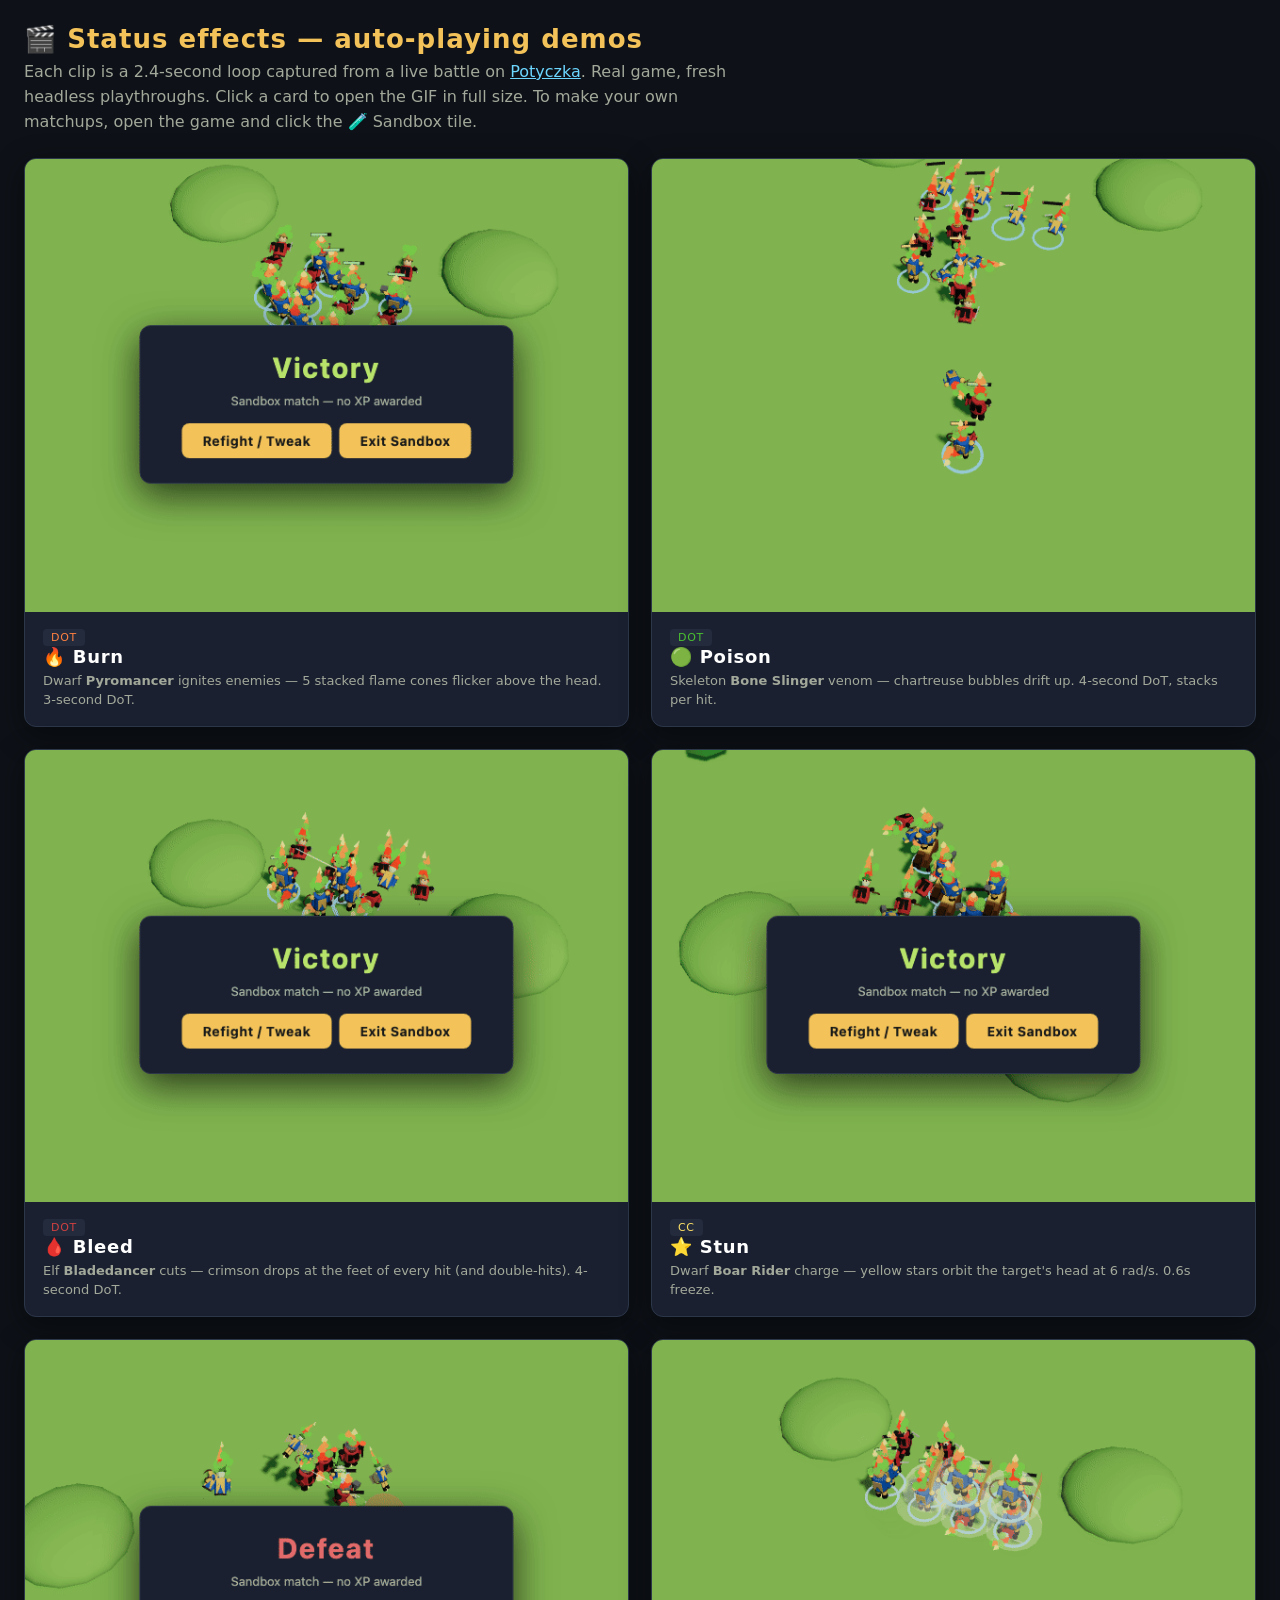
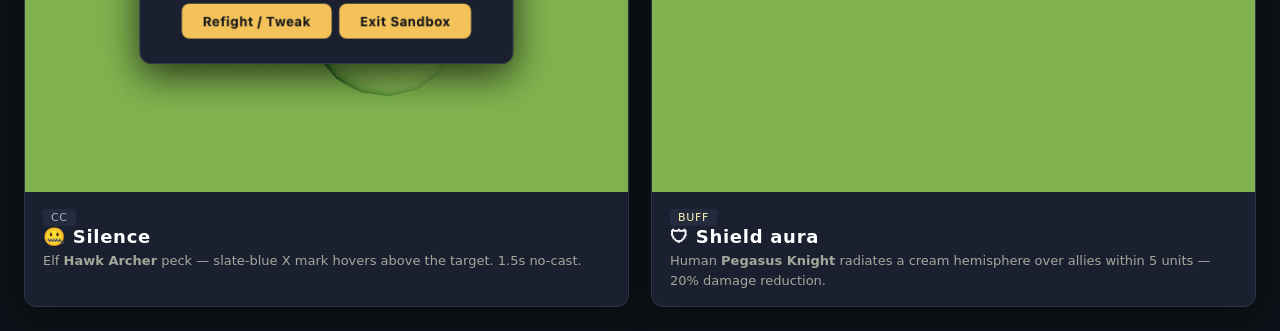
<file: web/demos/index.html>
<!doctype html>
<html lang="en">
<head>
  <meta charset="utf-8">
  <meta name="viewport" content="width=device-width,initial-scale=1">
  <title>Potyczka — status effects demo</title>
  <style>
    :root { color-scheme: dark; }
    * { box-sizing: border-box; }
    body { margin: 0; padding: 24px; background: #0e1218; color: #f0e9d6; font-family: -apple-system, BlinkMacSystemFont, "Segoe UI", system-ui, sans-serif; }
    h1 { font-size: 26px; letter-spacing: 0.04em; margin: 0 0 6px; color: #f3c259; }
    p.lead { color: #a3a99a; margin: 0 0 24px; max-width: 720px; line-height: 1.55; }
    p.lead a { color: #6cd6ff; }
    .grid { display: grid; grid-template-columns: repeat(auto-fit, minmax(420px, 1fr)); gap: 22px; }
    .card { background: #1a2030; border: 1px solid #2c374a; border-radius: 12px; overflow: hidden; box-shadow: 0 8px 30px rgba(0,0,0,0.45); text-decoration: none; color: inherit; display: block; }
    .card:hover { border-color: #f3c259; }
    .card img { display: block; width: 100%; height: auto; background: #2a3a2a; }
    .meta { padding: 14px 18px 16px; }
    .meta h2 { margin: 0 0 4px; font-size: 18px; letter-spacing: 0.04em; color: #fff; }
    .meta p { margin: 0; color: #a3a99a; font-size: 13px; line-height: 1.5; }
    .tag { display: inline-block; padding: 2px 8px; margin-right: 6px; font-size: 11px; letter-spacing: 0.06em; text-transform: uppercase; border-radius: 4px; background: #232b3d; }
    .tag.burn { color: #ff8040; } .tag.poison { color: #4ac030; } .tag.bleed { color: #d04040; }
    .tag.stun { color: #ffe066; } .tag.silence { color: #a0b0d0; } .tag.shield { color: #fff5b8; }
  </style>
</head>
<body>
  <h1>🎬 Status effects — auto-playing demos</h1>
  <p class="lead">
    Each clip is a 2.4-second loop captured from a live battle on
    <a href="../">Potyczka</a>. Real game, fresh headless
    playthroughs. Click a card to open the GIF in full size. To make
    your own matchups, open the game and click the 🧪 Sandbox tile.
  </p>
  <div class="grid">
    <a class="card" href="anim/burn.gif"><img src="anim/burn.gif" alt="Burn">
      <div class="meta"><span class="tag burn">DoT</span><h2>🔥 Burn</h2><p>Dwarf <b>Pyromancer</b> ignites enemies — 5 stacked flame cones flicker above the head. 3-second DoT.</p></div></a>
    <a class="card" href="anim/poison.gif"><img src="anim/poison.gif" alt="Poison">
      <div class="meta"><span class="tag poison">DoT</span><h2>🟢 Poison</h2><p>Skeleton <b>Bone Slinger</b> venom — chartreuse bubbles drift up. 4-second DoT, stacks per hit.</p></div></a>
    <a class="card" href="anim/bleed.gif"><img src="anim/bleed.gif" alt="Bleed">
      <div class="meta"><span class="tag bleed">DoT</span><h2>🩸 Bleed</h2><p>Elf <b>Bladedancer</b> cuts — crimson drops at the feet of every hit (and double-hits). 4-second DoT.</p></div></a>
    <a class="card" href="anim/stun.gif"><img src="anim/stun.gif" alt="Stun">
      <div class="meta"><span class="tag stun">CC</span><h2>⭐ Stun</h2><p>Dwarf <b>Boar Rider</b> charge — yellow stars orbit the target's head at 6 rad/s. 0.6s freeze.</p></div></a>
    <a class="card" href="anim/silence.gif"><img src="anim/silence.gif" alt="Silence">
      <div class="meta"><span class="tag silence">CC</span><h2>🤐 Silence</h2><p>Elf <b>Hawk Archer</b> peck — slate-blue X mark hovers above the target. 1.5s no-cast.</p></div></a>
    <a class="card" href="anim/shield.gif"><img src="anim/shield.gif" alt="Shield Aura">
      <div class="meta"><span class="tag shield">Buff</span><h2>🛡 Shield aura</h2><p>Human <b>Pegasus Knight</b> radiates a cream hemisphere over allies within 5 units — 20% damage reduction.</p></div></a>
  </div>
</body>
</html>
</file>
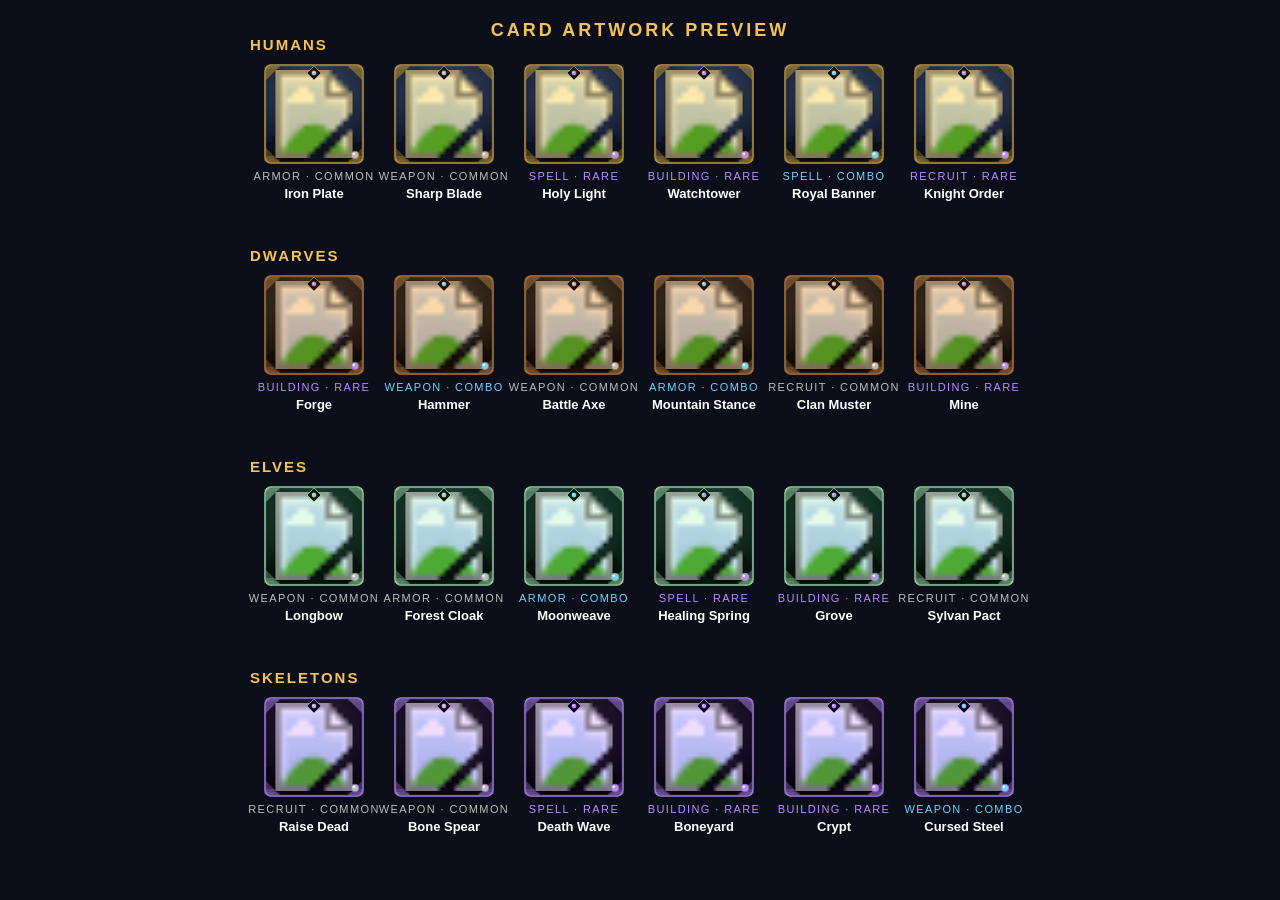
<file: .work/preview.html>
<!doctype html><html><head><meta charset="utf-8"><style>
body{margin:0;background:#0c0f1a;display:flex;align-items:center;justify-content:center;min-height:100vh}
img{display:block}
</style></head><body><img id="preview" src="card_preview.svg"></body></html>
</file>
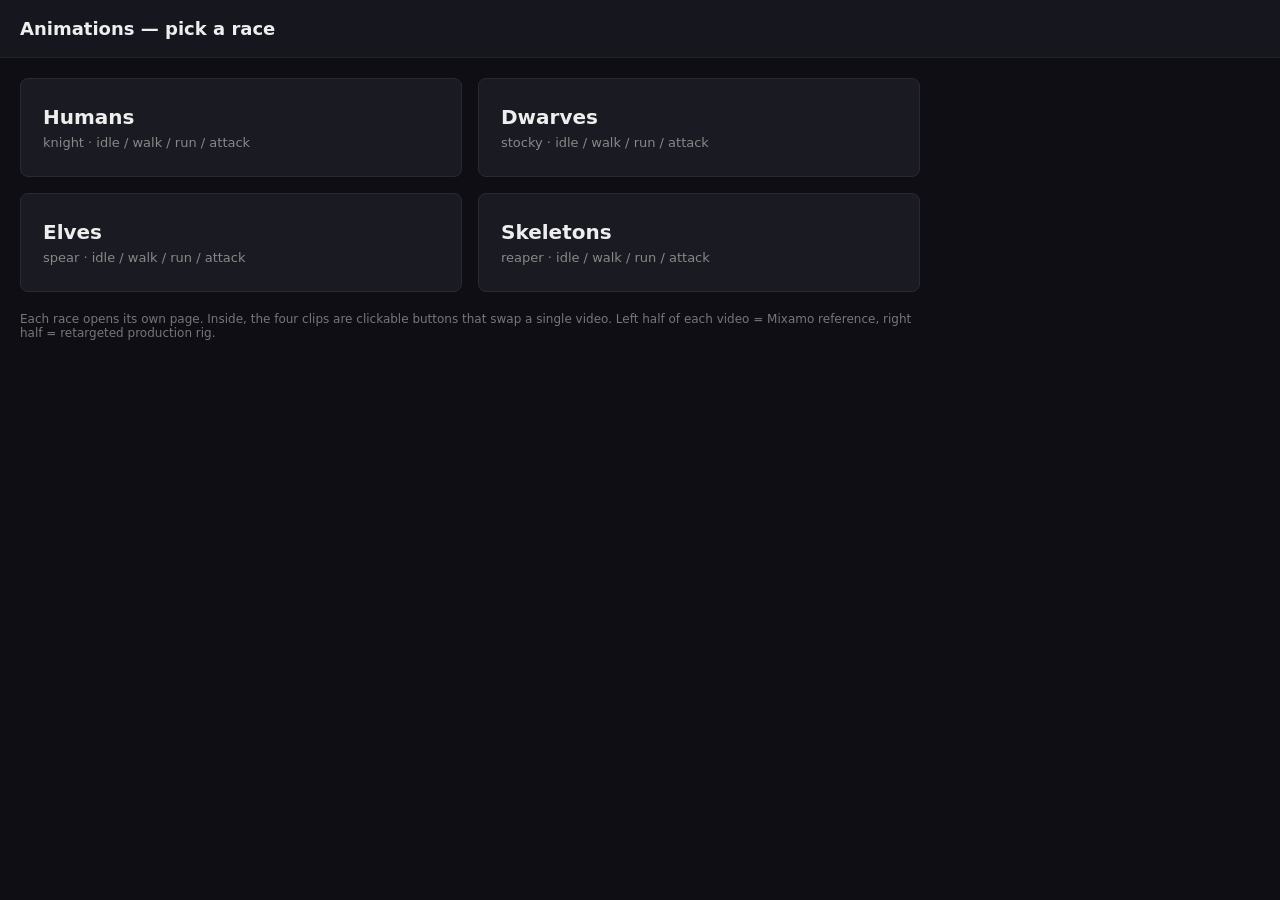
<file: web/demos/animview/grid.html>
<!doctype html>
<html><head><meta charset="utf-8"><title>Animations — pick a race</title>
<style>
html,body{margin:0;background:#0e0e14;color:#eee;font-family:system-ui}
h1{font-size:18px;font-weight:600;padding:18px 20px;margin:0;border-bottom:1px solid #222;background:#16161e}
.grid{display:grid;grid-template-columns:repeat(2,1fr);gap:16px;padding:20px;max-width:900px}
a.card{display:block;padding:26px 22px;background:#1a1a22;border:1px solid #2a2a36;border-radius:8px;color:#eee;text-decoration:none}
a.card:hover{border-color:#2d6cdf;background:#20202b}
a.card .name{font-size:20px;font-weight:600;text-transform:capitalize}
a.card .sub{font-size:13px;color:#888;margin-top:6px}
.note{padding:0 20px 22px;font-size:12px;color:#777;max-width:900px}
</style></head><body>
<h1>Animations — pick a race</h1>
<div class="grid">
  <a class="card" href="view.html?race=humans"><div class="name">Humans</div><div class="sub">knight · idle / walk / run / attack</div></a>
  <a class="card" href="view.html?race=dwarves"><div class="name">Dwarves</div><div class="sub">stocky · idle / walk / run / attack</div></a>
  <a class="card" href="view.html?race=elves"><div class="name">Elves</div><div class="sub">spear · idle / walk / run / attack</div></a>
  <a class="card" href="view.html?race=skeletons"><div class="name">Skeletons</div><div class="sub">reaper · idle / walk / run / attack</div></a>
</div>
<div class="note">Each race opens its own page. Inside, the four clips are clickable buttons that swap a single video. Left half of each video = Mixamo reference, right half = retargeted production rig.</div>
</body></html>
</file>
